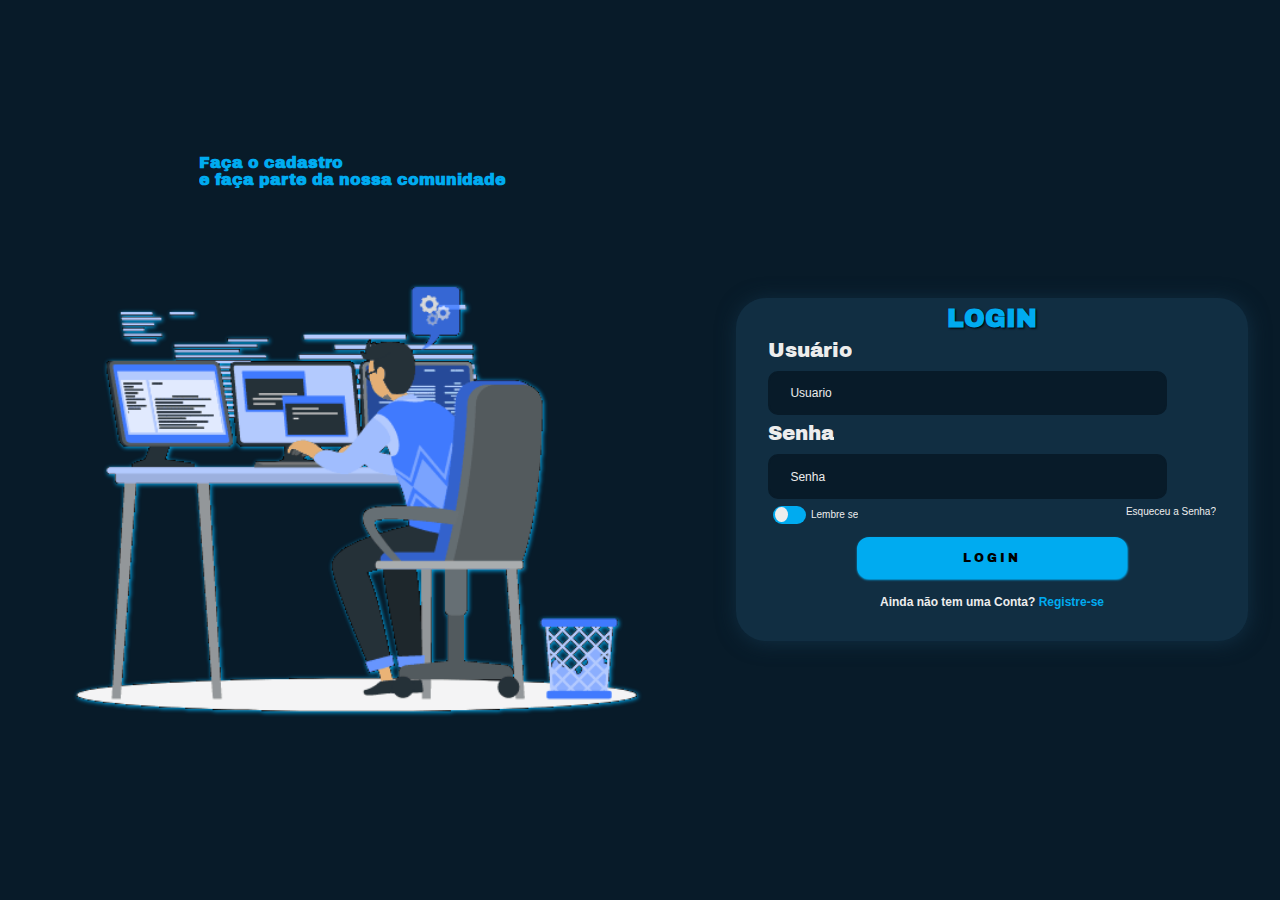
<file: index.html>
<!DOCTYPE html>
<html lang="pt-br">
<head>
  <meta charset="UTF-8">
  <meta name="viewport" content="width=device-width, initial-scale=1.0">
  <link rel="stylesheet" href="styles/style.css">
  <title>Login</title>
</head>
<body>

  <!-- Config geral da tela -->
  <main class="login_geral">

    <!-- Parte esquerda da tela -->
    <div class="tela_left">
      <h1>Faça o cadastro <br> e faça parte da nossa comunidade</h1>
      <img src="imgs/229223263-cf2e4b07-2615-4f87-9c38-e37600f8381a.gif" alt="img_login">
      </div>
    </div>

    <!-- Parte direta da tela -->

    <div class="tela_right">
          <form class="tela_login">
            <h2>LOGIN</h2>
            <div class="textfield">
              <label for="Usuario">Usuário</label>
              <input type="text" id="Usuario" name="Usuario" placeholder="Usuario">
            </div>

            <div class="textfield">
              <label for="Senha">Senha</label>
              <input type="password" id="Senha" name="Senha" placeholder="Senha">
            </div>

            <!-- Botao de Lembrar Login -->
        
            <div class="login_alert">
              <label class="alert">
                <span class="alert-text">Lembre se</span>
                <div class="alert-wrapper">
                  <input type="checkbox" name="lembre-se"/>
                  <span class="button-alert"></span>
                </div>
              </label>
              <a href="#">Esqueceu a Senha?</a>
          </div>
          </form>

          <!-- Botao de Login -->
           
          <button class="btn_login">LOGIN</button>
          <p class="sign_up">Ainda não tem uma Conta? <a href="#">Registre-se</a></p>
    </div>
  </main>
</body>
</html>
</file>
<file: styles/style.css>
@charset "UTF-8";

/* Fontes */
@import url('https://fonts.googleapis.com/css2?family=Archivo+Black&family=Bebas+Neue&display=swap');

:root {

  /* Cores */

  --bg-color: #081b29;
  --second-bg-color: #112e42;
  --text-color:  #ededed;
  --main-color: #00abf0;

  /* Fontes */
  --fonte1: "Bebas Neue", sans-serif;
  --fonte2: "Archivo Black", sans-serif;
  --fonte3: Arial, Helvetica, sans-serif;

}

/* Config global */

* {
  margin: 0;
  padding: 0;
  box-sizing: border-box;
  outline: none;
}

body {
  background-color: var(--bg-color);
  width: 100vw;
  height: 100vh;
}

/* Config geral */

.login_geral {
 display: flex;
 flex-wrap: wrap;
 justify-content: space-around;
 align-items: center;
 text-align: center;
 padding-top: 3%; 
}

/* Config do lado esquerdo */

.tela_left {
  color: var(--main-color);
  font-family: var(--fonte2);
  text-align: justify;
  display: flex;
  flex-direction: column;
  justify-content: center;
  align-items: center;
}

.tela_left > h1 {
 font-size: 44px;
}

.tela_left img {
  width: 90%;
  filter: drop-shadow(1px 1px 2px var(--main-color));
}


/* Config do lado Direito */


.tela_right {
  background-color: var(--second-bg-color);
  border-radius: 30px;
  box-shadow: 1px 2px 20px var(--second-bg-color);
  display: flex;
  flex-direction: column;
  justify-content: center;
  padding: 3em;
  width: 40vw;
  
}

.tela_login {
  font-family: var(--fonte2);
  display: flex;
  flex-direction: column;
  gap: 15px;
}

.tela_login > h2 {
   color: var(--main-color) ;
   font-size: 32px;
   text-shadow: 1px 1px 2px black;
}

.textfield {
  margin: auto;
  color: var(--text-color);
  display: flex;
  flex-direction: column;
  align-items: flex-start;
  gap: 10px;
}

.textfield > label {
  font-size: 20px;
}


.textfield > input {
  color: aliceblue;
  background-color: var(--bg-color);
  border: 2px solid var(--bg-color);
  border-radius: 10px;
  width: 35vw;
  height: 3.5vw;
  padding: 1.2em;
  font-size: 17px;
  cursor: text;
  caret-color:white;
}

input::placeholder {
  color: var(--text-color);
}

/* Config do Alerta de Lembrar e Esqueceu a Senha */

.login_alert {
  color: var(--text-color);
  display: flex;
  justify-content: space-between;
}

 .login_alert > a {
  font-family: var(--fonte3);
  font-size: 12px;
  font-weight: 500;
  color: var(--text-color) ;
  text-decoration: none;
  transition: .2s;
  padding-top: 10px;
 }

 .login_alert > a:hover {
  color: var(--main-color);
 }

 .alert {
  display: flex;
  justify-content: center;
  align-items: center;
  cursor: pointer;
  flex-direction: row-reverse;
 }

 .alert .alert-text {
  padding-left: 1em;
  font-family: var(--fonte3);
  font-size: 12px;
 }

 .alert .alert-wrapper {
  display: inline-block;
  width: 60px; 
  height: 34px;
  position: relative;
 }

 .alert .alert-wrapper .button-alert {
  position: absolute;
  top: 0;
  left: 0;
  right: 0;
  bottom: 0;
  display: flex;
  justify-content: space-between;
  align-items: center;
  border-radius: 40px;
  background-color: var(--main-color);
 }


 .alert .alert-wrapper input {
  opacity: 0;
  width: 0;
  height: 0;
 }

 .alert .alert-wrapper .button-alert::before {
  content: "";
  width: 26px;
  height: 26px;
  position: absolute;
  left: 4px;
  bottom: 4px;
  border-radius: 50%;
  transition: .4s all ease;
  background-color: var(--text-color);
 }

 .alert .alert-wrapper input:checked + .button-alert {
  background-color: green;
 }

 .alert .alert-wrapper input:checked + .button-alert::before {
  transform: translateX(26px);
 }

.btn_login {
  color: var(black);
  background-color: var(--main-color);
  border: 2px solid var(--main-color);
  box-shadow: 0.5px 1px 2px var(--main-color);
  border-radius: 12px;
  font-family: var(--fonte2);
  font-size: 18px;
  letter-spacing: 3px;
  height: 10vh;
  padding: 1em;
  margin: 15px 0;
  transition: 0.6s;
}

.btn_login:hover {
  background-color: transparent;
  color: var(--text-color);
}

.btn_login:active {
  background-color: #00acf096;
}

/* Config Botão Login */

.sign_up {
  font-family: var(--fonte3);
  font-weight: 600;
  font-size: 18px;
  color: var(--text-color);
  padding-top: 2em;
}

.sign_up > a {
   color: var(--main-color);
  text-decoration: none;
  transition: .3s;
}

.sign_up > a:hover {
  color: #00acf0ad;
}




/* Responsividade para Celulares */

@media (max-width: 768px){

  * {
    overflow: hidden;
  }


  .login_geral {
    flex-direction: column-reverse;
    margin-top: 2em;
  }

  .tela_left {
    padding: 22px;
    width: 100vw;
  }
  
  .tela_left > h1 {
    text-align: justify;
    font-size: 16px;
  }
  
  .tela_left img {
    width: 55%;
  }


  .tela_right {
    padding: 2em;
    width: 65%;
   
  }
  
  .tela_login {
    gap: 7px;
    transform: translate(0, -25px);
  }
  
  .tela_login > h2 {
    font-size: 25px;
  }
  
  
  .textfield > input {
    width: 65vw;
    max-width: 80%;
    padding: 1.7em;
    font-size: 12px;
  }

   .login_alert > a {
    text-align: end;
    font-family: var(--fonte3);
    font-size: 10px;
    padding-top: 0px;
   }

   .alert .alert-text {
    padding-left: 1em;
    font-family: var(--fonte3);
    font-size: 10px;
    transform: translate(0, -1px);
   }
  
   .alert .alert-wrapper {
    width: 33px; 
    height: 18px;
    left: 5px;
   }
  
   .alert .alert-wrapper .button-alert::before {
    width: 13px;
    height: 15.5px;
    left: 2px;
    bottom: 2px;
    border-radius: 50%;
   }
  
   .alert .alert-wrapper input:checked + .button-alert::before {
    transform: translateX(18px);
   }
  

   .btn_login {
    font-size: 12px;
    width: 30vh;;
    max-width: 100%;
    height: 10%;
    max-height: 100%;
    transform: translate(0, -12px);
    margin: 0px auto;
    transition: 0.6s;
  }
  
  .sign_up {
    font-size: 12px;
    padding-top: 0.3em;
  }
  
}


/* Responsividade para Tablets */



@media (min-width: 768px) and (max-width: 1380px) {
  * {
    overflow: hidden;
  }

  body {
    display: flex;
  }


  .login_geral {
    flex-wrap: nowrap;
  }

  .tela_left {
    padding: 22px;
     width: 50%;
   }
  
  .tela_left > h1 {
    text-align: justify;
    font-size: 16px;
  }
  
  .tela_left img {
    width: 100%;
  }


  .tela_right {
    padding: 2em;
    width: 40%;
   
  }
  
  .tela_login {
    gap: 7px;
    transform: translate(0, -25px);
  }
  
  .tela_login > h2 {
    font-size: 25px;
  }
  
  
  .textfield > input {
    width: 65vw;
    max-width: 48%;
    padding: 1.7em;
    font-size: 12px;
  }

   .login_alert > a {
    text-align: end;
    font-family: var(--fonte3);
    font-size: 10px;
    padding-top: 0px;
   }

   .alert .alert-text {
    padding-left: 1em;
    font-family: var(--fonte3);
    font-size: 10px;
    transform: translate(0, -1px);
   }
  
   .alert .alert-wrapper {
    width: 33px; 
    height: 18px;
    left: 5px;
   }
  
  
   .alert .alert-wrapper .button-alert::before {
    width: 13px;
    height: 15.5px;
    left: 2px;
    bottom: 2px;
    border-radius: 50%;
   }
  
   .alert .alert-wrapper input:checked + .button-alert::before {
    transform: translateX(15px);
   }
  

   .btn_login {
    font-size: 12px;
    width: 30vh;;
    max-width: 100%;
    height: 10%;
    max-height: 100%;
    transform: translate(0, -12px);
    margin: 0px auto;
    transition: 0.6s;
  }
  
  .sign_up {
    font-size: 12px;
    padding-top: 0.3em;
  }

}


/* Adicionais */

@media (min-width: 300px) and (max-width: 350px) {
  * {
    overflow: scroll;
  }
}
</file>
